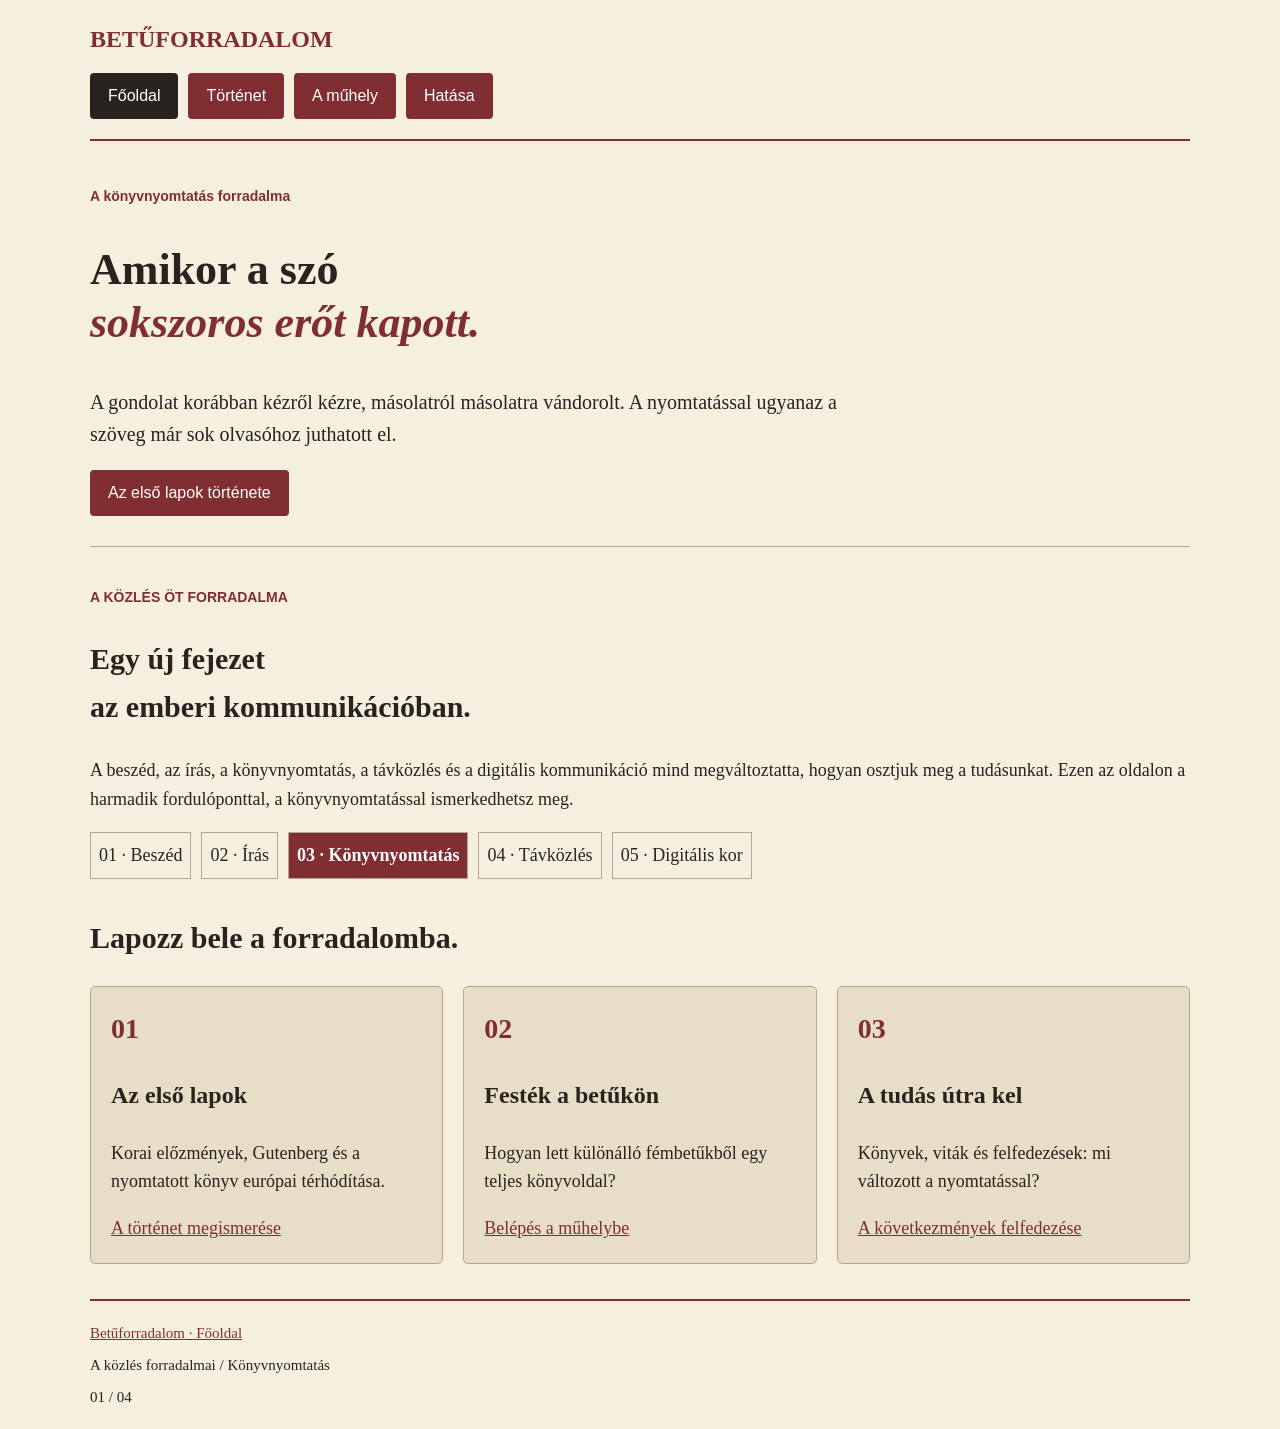
<file: index.html>
<!DOCTYPE html>
<html lang="hu">
    <head>
        <meta charset="UTF-8">
        <meta name="viewport" content="width=device-width, initial-scale=1">
        <meta name="description" content="A könyvnyomtatás forradalma: történet, működés és társadalmi hatások.">
        <title>Főoldal | Betűforradalom</title>
        <link rel="stylesheet" href="style.css">
    </head>
    <body>
        <a class="skip" href="#tartalom">Ugrás a tartalomra</a>
        <header>
            <a class="brand" href="index.html">
            <span class="brandmark">B.</span> BETŰFORRADALOM</a>
            <nav id="menu" aria-label="Főmenü">
                <a href="index.html" aria-current="page">Főoldal</a>
                <a href="tortenet.html">Történet</a>
                <a href="muhely.html">A műhely</a>
                <a href="hatas.html">Hatása</a>
            </nav>
        </header>
        <main id="tartalom">
            <section class="hero">
                <div>
                    <p class="eyebrow">A könyvnyomtatás forradalma</p>
                    <h1>Amikor a szó<br>
                    <em>sokszoros erőt kapott.</em>
                </h1>
                <p class="lead">A gondolat korábban kézről kézre, másolatról másolatra vándorolt. A nyomtatással ugyanaz a szöveg már sok olvasóhoz juthatott el.</p>
                <a class="button" href="tortenet.html">Az első lapok története</a>
            </div>
        </section>
        <section class="intro">
            <span class="eyebrow">A KÖZLÉS ÖT FORRADALMA</span>
            <h2>Egy új fejezet<br>az emberi kommunikációban.</h2>
            <p>A beszéd, az írás, a könyvnyomtatás, a távközlés és a digitális kommunikáció mind megváltoztatta, hogyan osztjuk meg a tudásunkat. Ezen az oldalon a harmadik fordulóponttal, a könyvnyomtatással ismerkedhetsz meg.</p>
            <div class="eras">
                <span>01 · Beszéd</span>
                <span>02 · Írás</span>
                <strong>03 · Könyvnyomtatás</strong>
                <span>04 · Távközlés</span>
                <span>05 · Digitális kor</span>
            </div>
        </section>
        <section>
            <div class="sectionhead">
                <h2>Lapozz bele a forradalomba.</h2>
            </div>
            <div class="cards">
                <a class="card" href="tortenet.html">
                <span class="number">01</span>
                <h3>Az első lapok</h3>
                <p>Korai előzmények, Gutenberg és a nyomtatott könyv európai térhódítása.</p>
                <span class="cardlink">A történet megismerése</span>
            </a>
            <a class="card" href="muhely.html">
            <span class="number">02</span>
            <h3>Festék a betűkön</h3>
            <p>Hogyan lett különálló fémbetűkből egy teljes könyvoldal?</p>
            <span class="cardlink">Belépés a műhelybe</span>
        </a>
        <a class="card" href="hatas.html">
        <span class="number">03</span>
        <h3>A tudás útra kel</h3>
        <p>Könyvek, viták és felfedezések: mi változott a nyomtatással?</p>
        <span class="cardlink">A következmények felfedezése</span>
    </a>
</div>
</section>
</main>
<footer>
    <a href="index.html">Betűforradalom · Főoldal</a>
    <span>A közlés forradalmai / Könyvnyomtatás</span>
    <span>01 / 04</span>
</footer>
</body>
</html>
</file>
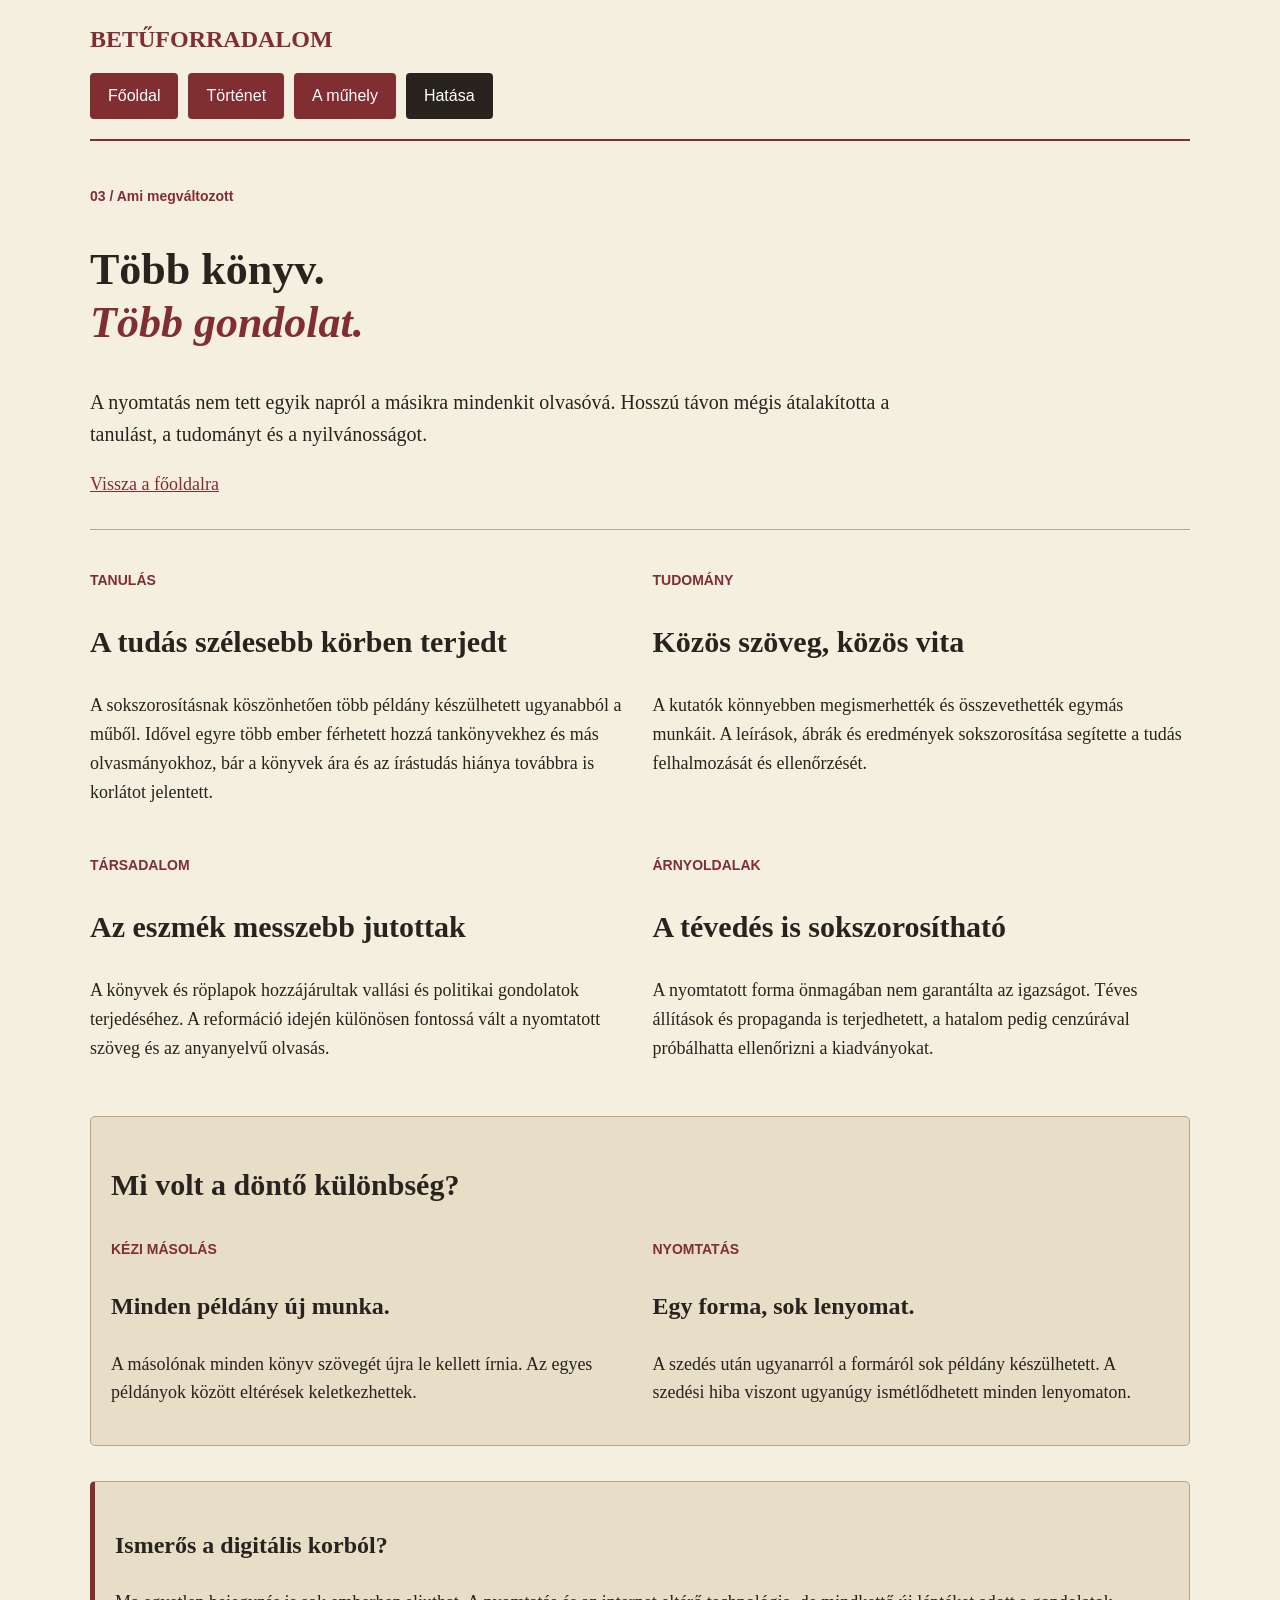
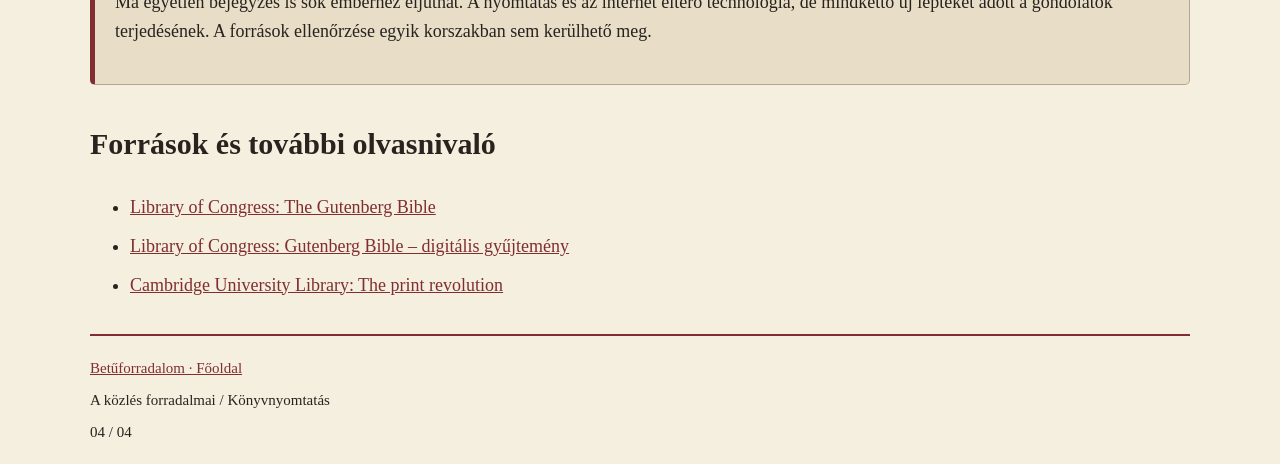
<file: hatas.html>
<!DOCTYPE html>
<html lang="hu">
    <head>
        <meta charset="UTF-8">
        <meta name="viewport" content="width=device-width, initial-scale=1">
        <meta name="description" content="A könyvnyomtatás forradalma: történet, működés és társadalmi hatások.">
        <title>Hatása | Betűforradalom</title>
        <link rel="stylesheet" href="style.css">
    </head>
    <body>
        <a class="skip" href="#tartalom">Ugrás a tartalomra</a>
        <header>
            <a class="brand" href="index.html">
            <span class="brandmark">B.</span> BETŰFORRADALOM</a>
            <nav id="menu" aria-label="Főmenü">
                <a href="index.html">Főoldal</a>
                <a href="tortenet.html">Történet</a>
                <a href="muhely.html">A műhely</a>
                <a href="hatas.html" aria-current="page">Hatása</a>
            </nav>
        </header>
        <main id="tartalom">
            <section class="hero">
                <div>
                    <p class="eyebrow">03 / Ami megváltozott</p>
                    <h1>Több könyv.<br>
                    <em>Több gondolat.</em>
                </h1>
                <p class="lead">A nyomtatás nem tett egyik napról a másikra mindenkit olvasóvá. Hosszú távon mégis átalakította a tanulást, a tudományt és a nyilvánosságot.</p>
                <a class="back" href="index.html">Vissza a főoldalra</a>
            </div>
        </section>
        <section class="impactgrid">
            <article>
                <span class="eyebrow">TANULÁS</span>
                <h2>A tudás szélesebb körben terjedt</h2>
                <p>A sokszorosításnak köszönhetően több példány készülhetett ugyanabból a műből. Idővel egyre több ember férhetett hozzá tankönyvekhez és más olvasmányokhoz, bár a könyvek ára és az írástudás hiánya továbbra is korlátot jelentett.</p>
            </article>
            <article>
                <span class="eyebrow">TUDOMÁNY</span>
                <h2>Közös szöveg, közös vita</h2>
                <p>A kutatók könnyebben megismerhették és összevethették egymás munkáit. A leírások, ábrák és eredmények sokszorosítása segítette a tudás felhalmozását és ellenőrzését.</p>
            </article>
            <article>
                <span class="eyebrow">TÁRSADALOM</span>
                <h2>Az eszmék messzebb jutottak</h2>
                <p>A könyvek és röplapok hozzájárultak vallási és politikai gondolatok terjedéséhez. A reformáció idején különösen fontossá vált a nyomtatott szöveg és az anyanyelvű olvasás.</p>
            </article>
            <article>
                <span class="eyebrow">ÁRNYOLDALAK</span>
                <h2>A tévedés is sokszorosítható</h2>
                <p>A nyomtatott forma önmagában nem garantálta az igazságot. Téves állítások és propaganda is terjedhetett, a hatalom pedig cenzúrával próbálhatta ellenőrizni a kiadványokat.</p>
            </article>
        </section>
        <section class="comparison">
            <h2>Mi volt a döntő különbség?</h2>
            <div class="comparegrid">
                <article>
                    <span class="eyebrow">KÉZI MÁSOLÁS</span>
                    <h3>Minden példány új munka.</h3>
                    <p>A másolónak minden könyv szövegét újra le kellett írnia. Az egyes példányok között eltérések keletkezhettek.</p>
                </article>
                <article>
                    <span class="eyebrow">NYOMTATÁS</span>
                    <h3>Egy forma, sok lenyomat.</h3>
                    <p>A szedés után ugyanarról a formáról sok példány készülhetett. A szedési hiba viszont ugyanúgy ismétlődhetett minden lenyomaton.</p>
                </article>
            </div>
        </section>
        <aside class="note">
            <h3>Ismerős a digitális korból?</h3>
            <p>Ma egyetlen bejegyzés is sok emberhez eljuthat. A nyomtatás és az internet eltérő technológia, de mindkettő új léptéket adott a gondolatok terjedésének. A források ellenőrzése egyik korszakban sem kerülhető meg.</p>
        </aside>
        <section class="sources">
            <h2>Források és további olvasnivaló</h2>
            <ul>
                <li>
                <a href="https://www.loc.gov/exhibits/bibles/interactives/gutenberg/index.html">Library of Congress: The Gutenberg Bible</a>
            </li>
            <li>
            <a href="https://www.loc.gov/item/2021666734/">Library of Congress: Gutenberg Bible – digitális gyűjtemény</a>
        </li>
        <li>
        <a href="https://exhibitions.lib.cam.ac.uk/linesofthought/artifacts/gutenberg/">Cambridge University Library: The print revolution</a>
    </li>
</ul>
</section>
</main>
<footer>
    <a href="index.html">Betűforradalom · Főoldal</a>
    <span>A közlés forradalmai / Könyvnyomtatás</span>
    <span>04 / 04</span>
</footer>
</body>
</html>
</file>
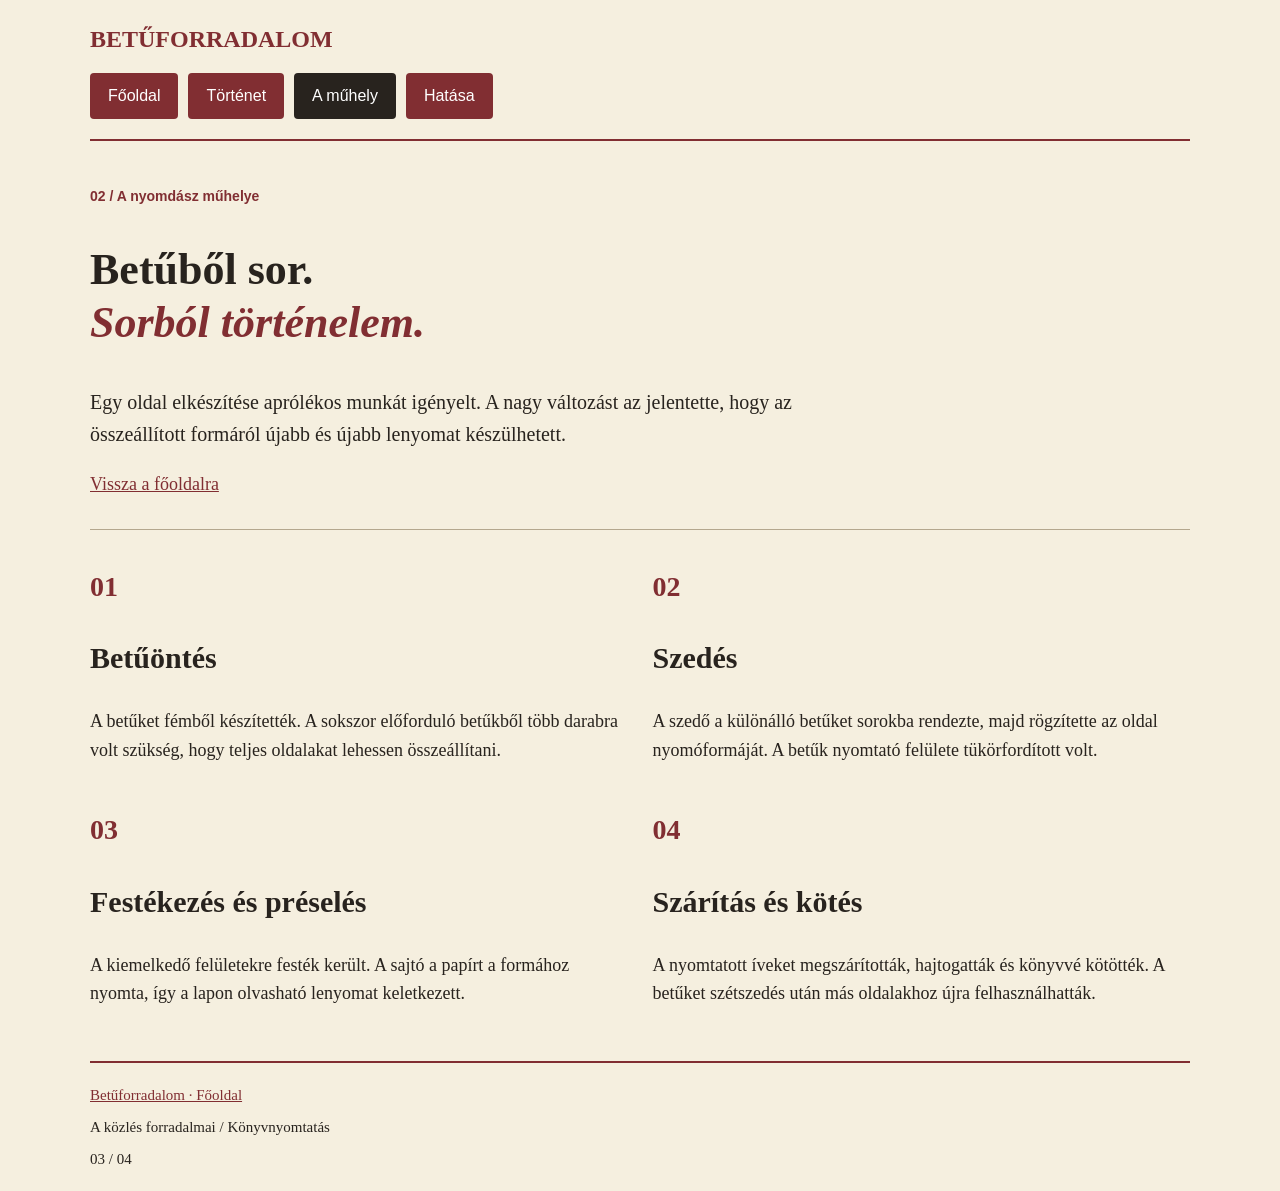
<file: muhely.html>
<!DOCTYPE html>
<html lang="hu">
    <head>
        <meta charset="UTF-8">
        <meta name="viewport" content="width=device-width, initial-scale=1">
        <meta name="description" content="A könyvnyomtatás forradalma: történet, működés és társadalmi hatások.">
        <title>A műhely | Betűforradalom</title>
        <link rel="stylesheet" href="style.css">
    </head>
    <body>
        <a class="skip" href="#tartalom">Ugrás a tartalomra</a>
        <header>
            <a class="brand" href="index.html">
            <span class="brandmark">B.</span> BETŰFORRADALOM</a>
            <nav id="menu" aria-label="Főmenü">
                <a href="index.html">Főoldal</a>
                <a href="tortenet.html">Történet</a>
                <a href="muhely.html" aria-current="page">A műhely</a>
                <a href="hatas.html">Hatása</a>
            </nav>
        </header>
        <main id="tartalom">
            <section class="hero">
                <div>
                    <p class="eyebrow">02 / A nyomdász műhelye</p>
                    <h1>Betűből sor.<br>
                    <em>Sorból történelem.</em>
                </h1>
                <p class="lead">Egy oldal elkészítése aprólékos munkát igényelt. A nagy változást az jelentette, hogy az összeállított formáról újabb és újabb lenyomat készülhetett.</p>
                <a class="back" href="index.html">Vissza a főoldalra</a>
            </div>
        </section>
        <section class="steps">
            <article>
                <span class="number">01</span>
                <h2>Betűöntés</h2>
                <p>A betűket fémből készítették. A sokszor előforduló betűkből több darabra volt szükség, hogy teljes oldalakat lehessen összeállítani.</p>
            </article>
            <article>
                <span class="number">02</span>
                <h2>Szedés</h2>
                <p>A szedő a különálló betűket sorokba rendezte, majd rögzítette az oldal nyomóformáját. A betűk nyomtató felülete tükörfordított volt.</p>
            </article>
            <article>
                <span class="number">03</span>
                <h2>Festékezés és préselés</h2>
                <p>A kiemelkedő felületekre festék került. A sajtó a papírt a formához nyomta, így a lapon olvasható lenyomat keletkezett.</p>
            </article>
            <article>
                <span class="number">04</span>
                <h2>Szárítás és kötés</h2>
                <p>A nyomtatott íveket megszárították, hajtogatták és könyvvé kötötték. A betűket szétszedés után más oldalakhoz újra felhasználhatták.</p>
            </article>
        </section>
    </main>
    <footer>
        <a href="index.html">Betűforradalom · Főoldal</a>
        <span>A közlés forradalmai / Könyvnyomtatás</span>
        <span>03 / 04</span>
    </footer>
</body>
</html>
</file>
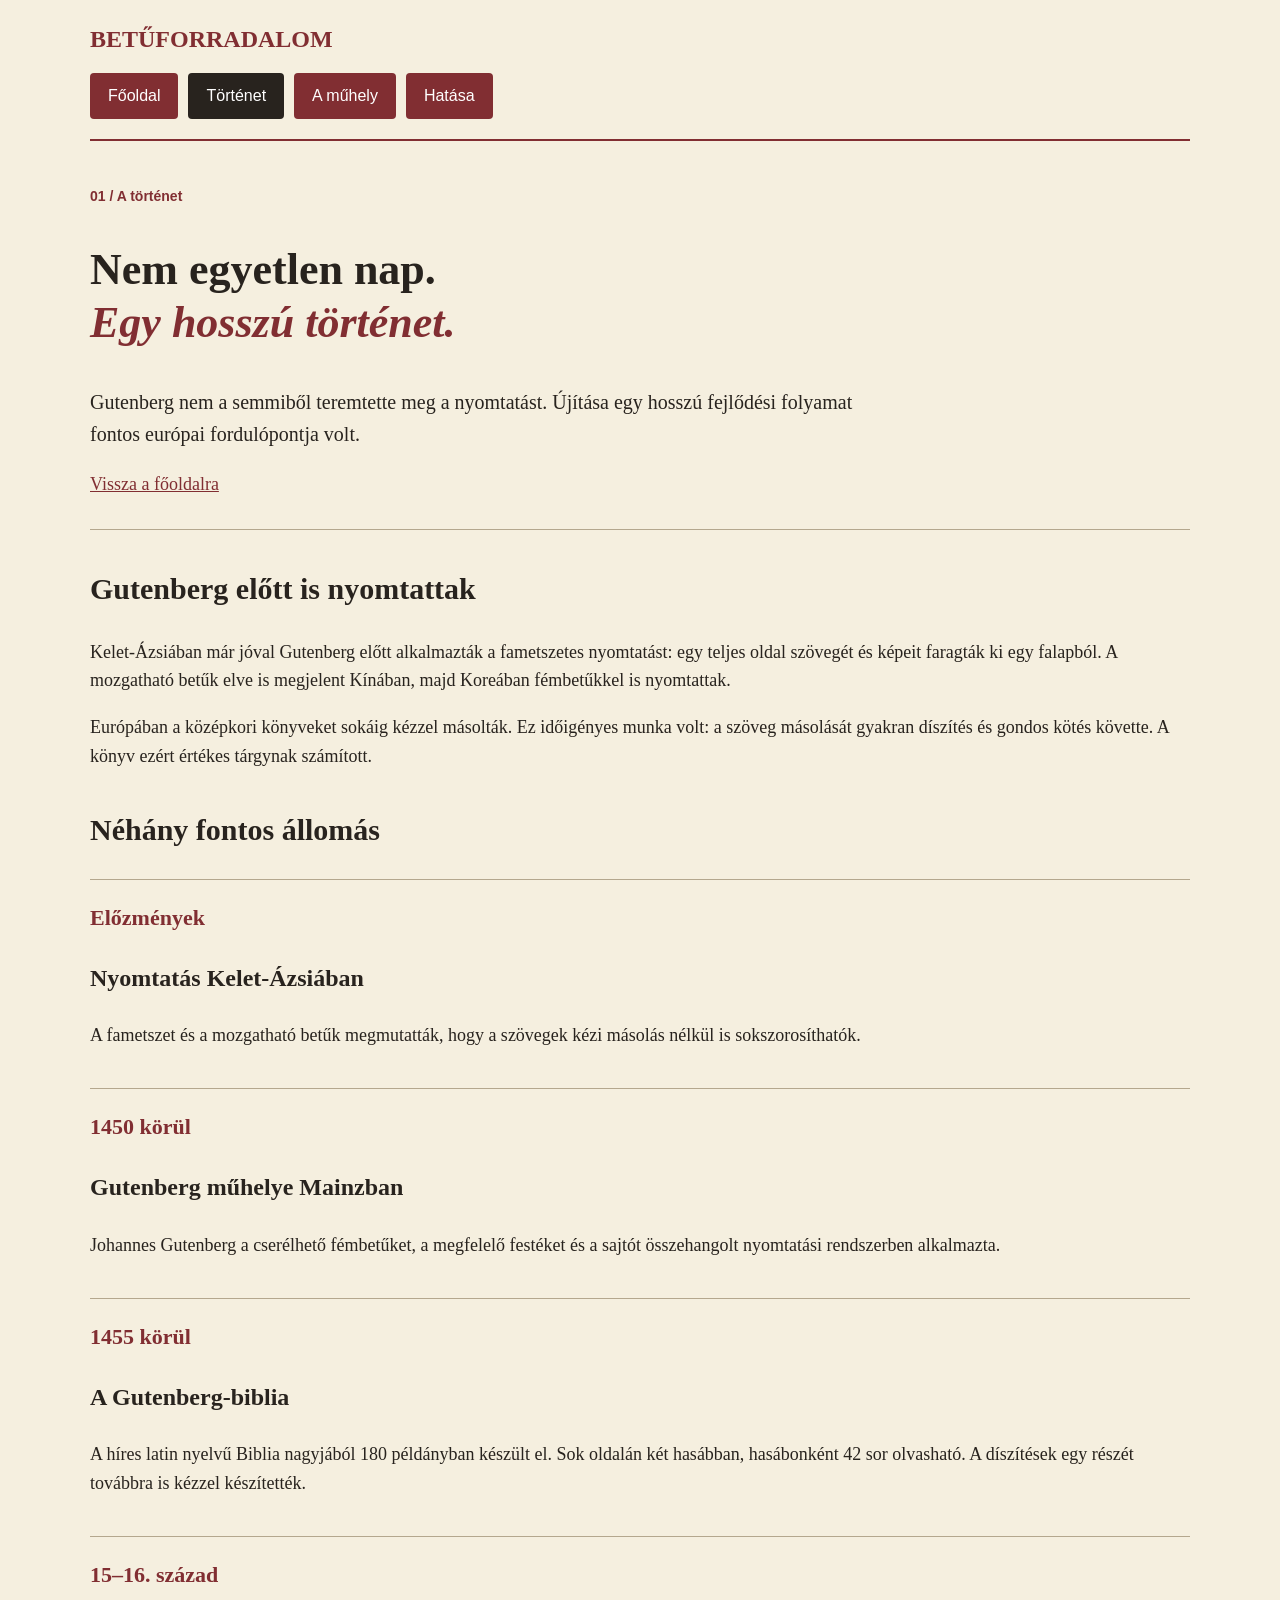
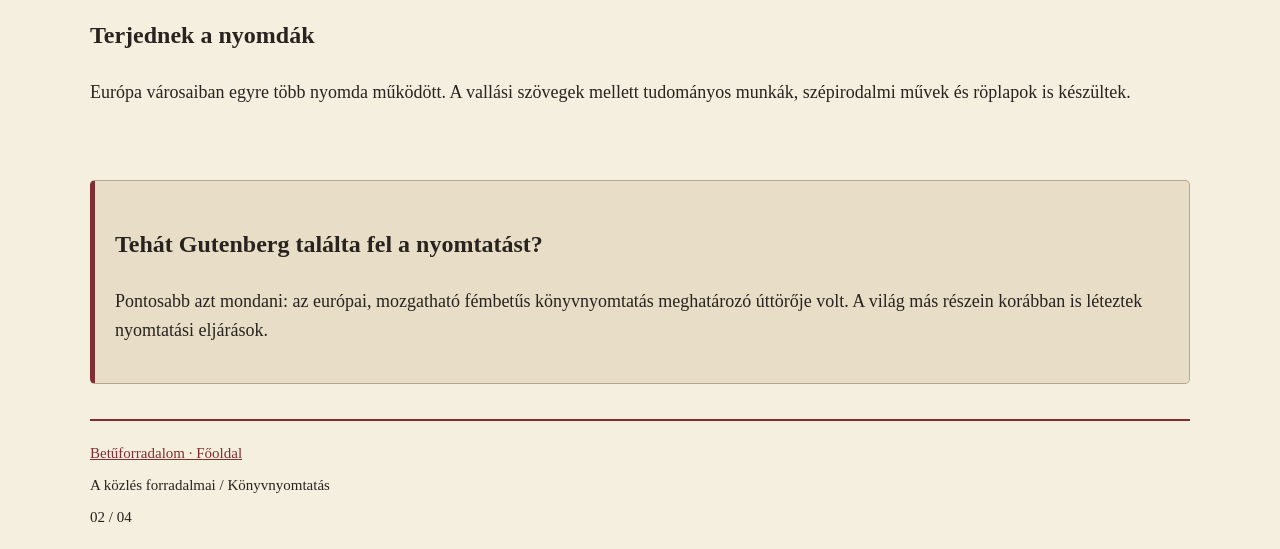
<file: tortenet.html>
<!DOCTYPE html>
<html lang="hu">
    <head>
        <meta charset="UTF-8">
        <meta name="viewport" content="width=device-width, initial-scale=1">
        <meta name="description" content="A könyvnyomtatás forradalma: történet, működés és társadalmi hatások.">
        <title>Történet | Betűforradalom</title>
        <link rel="stylesheet" href="style.css">
    </head>
    <body>
        <a class="skip" href="#tartalom">Ugrás a tartalomra</a>
        <header>
            <a class="brand" href="index.html">
            <span class="brandmark">B.</span> BETŰFORRADALOM</a>
            <nav id="menu" aria-label="Főmenü">
                <a href="index.html">Főoldal</a>
                <a href="tortenet.html" aria-current="page">Történet</a>
                <a href="muhely.html">A műhely</a>
                <a href="hatas.html">Hatása</a>
            </nav>
        </header>
        <main id="tartalom">
            <section class="hero">
                <div>
                    <p class="eyebrow">01 / A történet</p>
                    <h1>Nem egyetlen nap.<br>
                    <em>Egy hosszú történet.</em>
                </h1>
                <p class="lead">Gutenberg nem a semmiből teremtette meg a nyomtatást. Újítása egy hosszú fejlődési folyamat fontos európai fordulópontja volt.</p>
                <a class="back" href="index.html">Vissza a főoldalra</a>
            </div>
        </section>
        <section class="reading">
            <h2>Gutenberg előtt is nyomtattak</h2>
            <p class="drop">Kelet-Ázsiában már jóval Gutenberg előtt alkalmazták a fametszetes nyomtatást: egy teljes oldal szövegét és képeit faragták ki egy falapból. A mozgatható betűk elve is megjelent Kínában, majd Koreában fémbetűkkel is nyomtattak.</p>
            <p>Európában a középkori könyveket sokáig kézzel másolták. Ez időigényes munka volt: a szöveg másolását gyakran díszítés és gondos kötés követte. A könyv ezért értékes tárgynak számított.</p>
        </section>
        <section class="timeline">
            <h2>Néhány fontos állomás</h2>
            <article>
                <span class="date">Előzmények</span>
                <div>
                    <h3>Nyomtatás Kelet-Ázsiában</h3>
                    <p>A fametszet és a mozgatható betűk megmutatták, hogy a szövegek kézi másolás nélkül is sokszorosíthatók.</p>
                </div>
            </article>
            <article>
                <span class="date">1450 körül</span>
                <div>
                    <h3>Gutenberg műhelye Mainzban</h3>
                    <p>Johannes Gutenberg a cserélhető fémbetűket, a megfelelő festéket és a sajtót összehangolt nyomtatási rendszerben alkalmazta.</p>
                </div>
            </article>
            <article>
                <span class="date">1455 körül</span>
                <div>
                    <h3>A Gutenberg-biblia</h3>
                    <p>A híres latin nyelvű Biblia nagyjából 180 példányban készült el. Sok oldalán két hasábban, hasábonként 42 sor olvasható. A díszítések egy részét továbbra is kézzel készítették.</p>
                </div>
            </article>
            <article>
                <span class="date">15–16. század</span>
                <div>
                    <h3>Terjednek a nyomdák</h3>
                    <p>Európa városaiban egyre több nyomda működött. A vallási szövegek mellett tudományos munkák, szépirodalmi művek és röplapok is készültek.</p>
                </div>
            </article>
        </section>
        <aside class="note">
            <h3>Tehát Gutenberg találta fel a nyomtatást?</h3>
            <p>Pontosabb azt mondani: az európai, mozgatható fémbetűs könyvnyomtatás meghatározó úttörője volt. A világ más részein korábban is léteztek nyomtatási eljárások.</p>
        </aside>
    </main>
    <footer>
        <a href="index.html">Betűforradalom · Főoldal</a>
        <span>A közlés forradalmai / Könyvnyomtatás</span>
        <span>02 / 04</span>
    </footer>
</body>
</html>
</file>
<file: style.css>
/* Alapbeállítások */
* {
    box-sizing: border-box;
}

body {
    margin: 0;
    background-color: #f5efdf;
    color: #28231e;
    font-family: Georgia, 'Times New Roman', serif;
    font-size: 18px;
    line-height: 1.6;
}

a {
    color: #812e32;
}

header, main, footer {
    width: 90%;
    max-width: 1100px;
    margin: auto;
}

/* Fejléc és menü */
header {
    padding: 20px 0;
    border-bottom: 2px solid #812e32;
}

.brand {
    font-size: 24px;
    font-weight: bold;
    text-decoration: none;
}

.brandmark {
    display: none;
}

nav {
    display: flex;
    flex-wrap: wrap;
    gap: 10px;
    margin-top: 15px;
}

nav a, .button {
    display: inline-block;
    background-color: #812e32;
    color: white;
    padding: 10px 18px;
    text-decoration: none;
    border-radius: 4px;
    font-family: Arial, sans-serif;
    font-size: 16px;
}

nav a:hover, .button:hover {
    background-color: #572024;
}

nav a[aria-current='page'] {
    background-color: #28231e;
}

/* Címek és szövegek */
h1 {
    font-size: 44px;
    line-height: 1.2;
}

h2 {
    font-size: 30px;
}

h3 {
    font-size: 24px;
}

h1 em, .eyebrow, .number, .date {
    color: #812e32;
}

.eyebrow {
    font-family: Arial, sans-serif;
    font-size: 14px;
    font-weight: bold;
}

.hero {
    padding: 30px 0;
    border-bottom: 1px solid #b4a78e;
}

.lead {
    max-width: 800px;
    font-size: 20px;
}

section {
    margin-bottom: 35px;
}

/* A főoldal kártyái és az aloldalak hasábjai */
.cards {
    display: grid;
    grid-template-columns: repeat(3, 1fr);
    gap: 20px;
}

.card, .note, .comparison {
    background-color: #e8ddc7;
    padding: 20px;
    border: 1px solid #b4a78e;
    border-radius: 5px;
}

.card {
    color: #28231e;
    text-decoration: none;
}

.card:hover {
    background-color: #ddd0b5;
}

.cardlink {
    color: #812e32;
    text-decoration: underline;
}

.number {
    font-size: 28px;
    font-weight: bold;
}

.eras {
    display: flex;
    flex-wrap: wrap;
    gap: 10px;
}

.eras span, .eras strong {
    padding: 8px;
    border: 1px solid #b4a78e;
}

.eras strong {
    background-color: #812e32;
    color: white;
}

.steps, .impactgrid, .comparegrid {
    display: grid;
    grid-template-columns: 1fr 1fr;
    gap: 25px;
}

.timeline article {
    padding: 20px 0;
    border-top: 1px solid #b4a78e;
}

.date {
    font-size: 22px;
    font-weight: bold;
}

.note {
    margin-bottom: 35px;
    border-left: 5px solid #812e32;
}

.sources li {
    margin-bottom: 10px;
}

footer {
    padding: 20px 0;
    border-top: 2px solid #812e32;
    font-size: 15px;
}

footer span {
    display: block;
    margin-top: 8px;
}

/* Billentyűzettel is könnyen használható legyen */
a:focus-visible {
    outline: 3px solid #812e32;
    outline-offset: 4px;
}

.skip {
    position: absolute;
    top: -100px;
    background-color: white;
    padding: 10px;
}

.skip:focus {
    top: 5px;
}

/* Mobilon a hasábok egymás alá kerülnek. */
@media (max-width: 700px) {
    h1 {
        font-size: 32px;
    }

    h2 {
        font-size: 26px;
    }

    .cards, .steps, .impactgrid, .comparegrid {
        grid-template-columns: 1fr;
    }

    nav a {
        flex: 1 1 40%;
        text-align: center;
    }

    .lead {
        font-size: 18px;
    }
}
</file>
